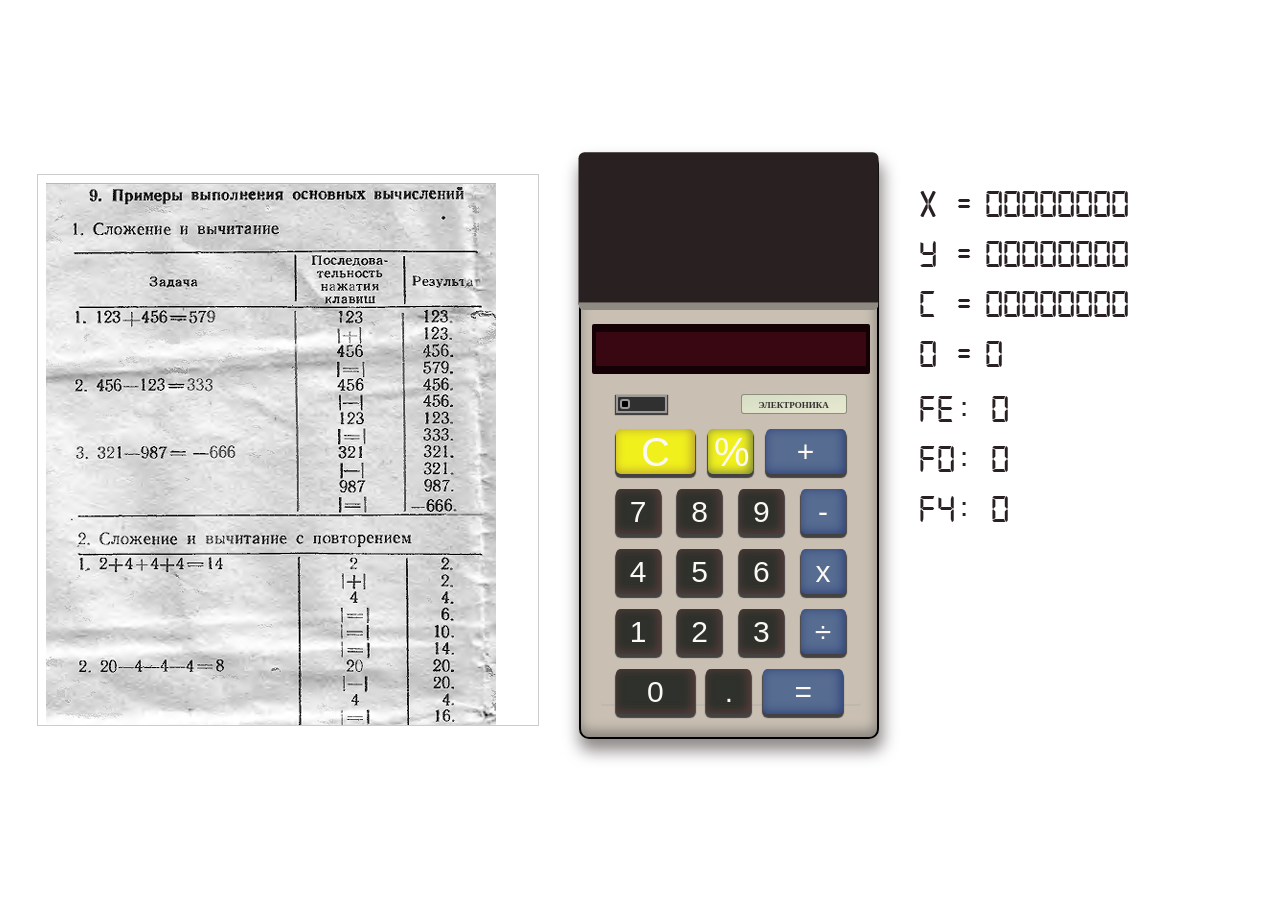
<file: index.html>
<!DOCTYPE html>
<html lang="en">
  <head>
    <meta charset="UTF-8" />
    <title>JavaScript Calculator</title>
    <meta charset="utf-8" />
    <meta http-equiv="X-UA-Compatible" content="IE=edge" />
    <meta name="viewport" content="width=device-width, initial-scale=1" />

    <meta name="author" content="Anton" />
    <meta name="keywords" content="Calculator JavaScript" />
    <meta name="description" content="Calculator project" />
    <link rel="stylesheet" href="./style.css" />
  </head>
  <body>
  
    
    <div class="calculator">
      
      <div class="calculator__body">
        <div class="iframe-container">
          <iframe src="./instr.html" frameborder="0" width="100%" height="500"></iframe>
        </div>
        <div id="myCalc">
          <div class="top"></div>
          
          <div class="screen-section">
            <div class="screen-holder">
              <div class="screen">
                <p class="screen-item digit">-</p>
                <p class="screen-item digit">8</p>
                <p class="screen-item dot">.</p>
                <p class="screen-item digit">8</p>
                <p class="screen-item dot">.</p>
                <p class="screen-item digit">8</p>
                <p class="screen-item dot">.</p>
                <p class="screen-item digit">8</p>
                <p class="screen-item dot">.</p>
                <p class="screen-item digit">8</p>
                <p class="screen-item dot">.</p>
                <p class="screen-item digit">8</p>
                <p class="screen-item dot">.</p>
                <p class="screen-item digit">8</p>
                <p class="screen-item dot">.</p>
                <p class="screen-item digit">8</p>
                <p class="screen-item dot">.</p>
              </div>
            </div>
          </div>
          <div class="border"></div>
          <div class="keyboard">
            <div class="switch-row">
              <div class="onoffswitch">
                <input
                  type="checkbox"
                  name="onoffswitch"
                  class="onoffswitch-checkbox"
                  id="myonoffswitch"
                />
                <label class="onoffswitch-label" for="myonoffswitch">
                  <span class="onoffswitch-inner"></span>
                  <span class="onoffswitch-switch"></span>
                </label>
              </div>
              <p id="label">ЭЛЕКТРОНИКА</p>
            </div>
	    <style>
  		.switch-row {
    			display: flex;
    			align-items: center;
  		}

  		#label {
    			margin-left: 74px; /* Отступ вправо */
  		}
	    </style>
            <div class="keys">
              <button id="clear" class="big-button" value="C">C</button>
              <button id= "perc" class="math-button" value="percent">&#37;</button>
              <button class="math-button big-button" value="+">+</button>
              <button value="7">7</button>
              <button value="8">8</button>
              <button value="9">9</button>
              <button class="math-button" value="-">-</button>
              <button value="4">4</button>
              <button value="5">5</button>
              <button value="6">6</button>
              <button class="math-button" value="x">x</button>
              <button value="1">1</button>
              <button value="2">2</button>
              <button value="3">3</button>
              <button class="math-button" value="/">&divide</button>
              <button class="big-button" value="0">0</button>
              <button id="dot-button" value=".">.</button>
              <button
                id="equal-button"
                class="math-button big-button"
                value="="
              >
                =
              </button>
            </div>
          </div>
        </div>
        
        <div class="registers-area">
          <div id="registers">
            <div class="register" id="register_x">
              <label>X =</label>
              <div class="register-display">
                <p class="register-digit">00000000</p>
              </div>
            </div>
            <div class="register" id="register_y">
              <label>Y =</label>
              <div class="register-display">
                <p class="register-digit">00000000</p>
              </div>
            </div>
            <div class="register" id="register_c">
              <label>C =</label>
              <div class="register-display">
                <p class="register-digit">00000000</p>
              </div>
            </div>
            <div class="register" id="register_operation">
              <label>0 = </label>
              <div class="register-display">
                <p class="register-digit">0</p>
              </div>
            </div>
          </div>

          <div id="flags">
            <div class="flag">
              <label>fE:</label>
              <span id="flag_overflow">0</span>
            </div>
            <div class="flag">
              <label>f0:</label>
              <span id="flag_change_operation">0</span>
            </div>
            <div class="flag">
              <label>f4:</label>
              <span id="flag_change_number">0</span>
            </div>
          </div>

        </div>
        
        
      </div>

      <!-- partial -->
      <script src="./script.js"></script>
    </div>
  </body>
</html>
</file>
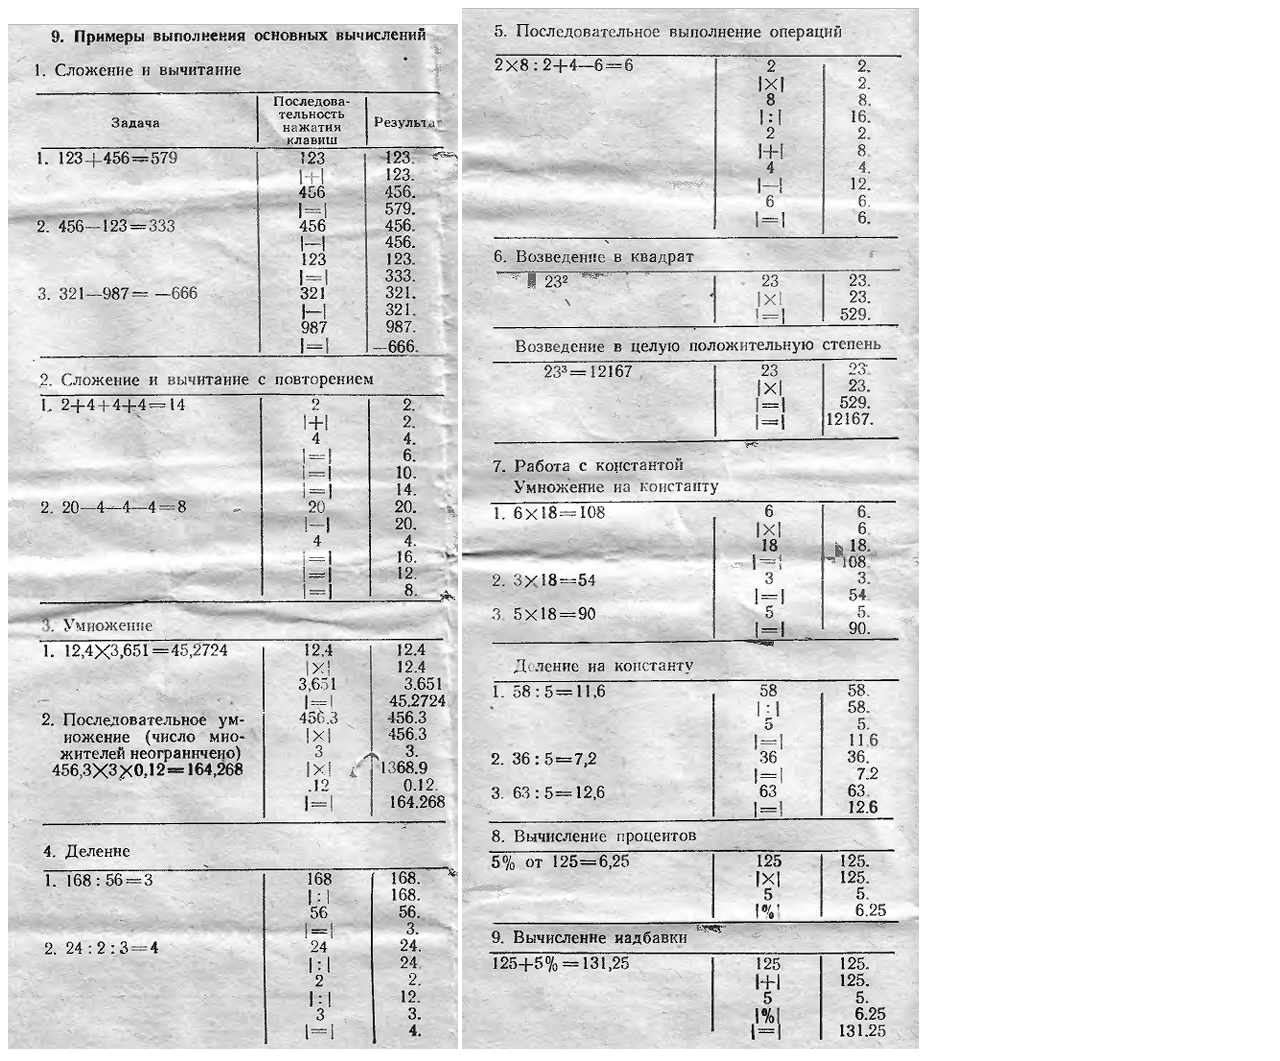
<file: instr.html>
<!DOCTYPE html>
<html lang="ru">
<img src="image1.png" alt="Описание изображения" />
<img src="image2.png" alt="Описание изображения" />
<style>
  .custom-image {
    width: 100px;
    height: auto; /* Сохраняет пропорции изображения */
    border: 2px solid black;
    border-radius: 10px;
  }
</style>
</html>
</file>
<file: style.css>
@font-face {
  font-family: digital;
  src: url("./digital.ttf");
}

html {
  height: 100%;
}
body {
  height: 100%;

  margin: 0;

  
  background-color: #ffffff;
    background-size: 100% 1.2em;
}

.calculator {
  width: 100%;
  height: 100%;

  display: flex;
  align-items: center;
  justify-content: center;
}

.calculator__body {
  display: flex;
  justify-content: center;

  gap: 40px;

  position: relative;

  background-color: #ffffff;

}

#myCalc {
  width: 300px;
  height: 585px;
  background-color: #c9c0b3;
  padding: 20px 20px 0 20px;
  box-sizing: border-box;
  border-radius: 10px;
  border: 2px solid #000000;
  box-shadow: 2px 10px 15px 2px rgba(35, 24, 24, 0.5),
    inset -1px -6px 12px 0.1px #89847e;
}
.top {
  height: 150px;
  width: 300px;
  background-color: #292121;
  border-bottom: solid 8px #8f8b83;
  transform: translate(-7.5%, -15%);
  border-radius: 6px;
  position: relative;
}
.screen-section {
  height: 50px;
  width: 260px;
  background-color: #c9c0b3;
  transform: translate(0%, -20%);
  border-radius: 6px;
  position: relative;
}

.screen {
  background-color: #380712;
  border-bottom: solid 8px #140105;
  border-top: solid 8px #140105;
  border-right: solid 4px #140105;
  border-left: solid 4px #140105;
  width: 270px;
  margin: auto;
  position: absolute;
  top: 50%;
  left: 50%;
  transform: translate(-50%, -50%);
  border-radius: 2px;
  text-align: center;
}
.screen-item {
  color: #de0432;
  font-size: 34px;
  font-family: digital;
  display: inline;
  width: 20px;
  text-align: right;
  opacity: 0;
  text-shadow: 0 0 1px rgba(87, 47, 47, 0.6);
}
.dot {
  margin-left: -5px;
  margin-right: -10px;
}

.keyboard {
  height: 320px;
  width: 260px;
  background-color: #c9c0b3;
  position: absolute;
  border-radius: 2px;
  box-shadow: 0 2px rgba(150, 150, 150, 0.2);
}
/*/----------------------keyboard---------------------/*/
.keys {
  padding: 15px;
  text-align: justify;
  /*	text-align-last: justify;*/
}
.register-container {
  position: absolute;
  top: 50px;
  left: 300px;
  display: flex;
}

.register-window {
  background-color: #f0f0f0;
  border: 1px solid #ccc;
  padding: 10px;
  margin-right: 20px;
  width: 200px;
  height: 100px;
  overflow-y: auto;
}

.register-window h3 {
  margin-top: 0;
}
/*/ text-align-last property doesn't work on android default browser so I use margin-left to align last row of buttons   /*/
#equal-button {
  margin-left: 8px;
}
#dot-button {
  margin-left: 7px;
}

#myCalc button {
  display: inline-block;
  margin-bottom: 15px;
  width: 45px;
  height: 45px;
  font-size: 30px;
  color: #fcf9f5;
  background-color: rgb(47, 49, 44);
  border: none;
  outline: none;
  border-radius: 5px;
  cursor: pointer;
  text-align: center;
  text-align-last: center;
  text-decoration: none;
  box-shadow: 0px 3px 1px 1px #444141,
    inset -2px -1px 10px 1px rgba(129, 76, 76, 0.5);
}
#myCalc button:active,
#myCalc .math-button:active {
  transform: translateY(2px);
  /*  box-shadow: none;*/
  box-shadow: 0px 1px 0 0 #514d4d,
    inset -2px -1px 5px 0px rgba(129, 76, 76, 0.5);
}
#myCalc .big-button {
  width: 79.9px;
}
#myCalc .math-button {
  background-color: rgb(87, 108, 145);
  box-shadow: 0px 3px 1px 1px #444141,
    inset -2px -1px 10px 1px rgba(10, 30, 99, 0.5);
}
#myCalc #clear {
  font-size: 40px;
  vertical-align: bottom;
  background-color: rgb(240, 240, 29);
}
#myCalc #perc {
  font-size: 40px;
  vertical-align: bottom;
  background-color: rgb(240, 240, 29);
}
/*/------------------ON-OFF switch---------------/*/
.switch-row {
  margin-top: 10px;
  margin-left: 15px;
}
#label {
  color: #333;
  background: linear-gradient(to top left, #e9e8d1, #d5dec4);
  text-transform: uppercase;
  font-family: serif;
  font-size: 9px;
  display: inline-block;
  margin: 0 0 0 22px;
  padding: 5px 17px 3px 17px;
  border-radius: 3px;
  font-weight: bold;
  text-shadow: 0px 0px 1px rgba(204, 202, 181, 0.7);
  border: solid 1px #0d0d0e66;
}
#label a,
#label a:active,
#label a:visited {
  color: #333;
  text-decoration: none !important;
}
.onoffswitch {
  float: left;
  box-shadow: 0px 1px 1px 1px #444141,
    inset -2px -1px 10px 1px rgba(129, 76, 76, 0.5);
  position: relative;
  width: 51px;
  -webkit-user-select: none;
  -moz-user-select: none;
  -ms-user-select: none;
}
.onoffswitch-checkbox {
  display: none;
}
.onoffswitch-label {
  display: block;
  overflow: hidden;
  cursor: pointer;
  border: 2px solid #999999;
  border-radius: 3px;
}
.onoffswitch-inner {
  display: block;
  width: 200%;
  margin-left: -100%;
  transition: margin 0.3s ease-in 0s;
}
.onoffswitch-inner:before,
.onoffswitch-inner:after {
  display: block;
  float: left;
  width: 50%;
  height: 14px;
  padding: 0;
  line-height: 14px;
  font-size: 10px;
  color: white;
  font-family: Trebuchet, Arial, sans-serif;
  font-weight: bold;
  box-sizing: border-box;
}
.onoffswitch-inner:before {
  content: " ";
  padding-left: 5px;
  background-color: #303030;
  color: #ffffff;
}
.onoffswitch-inner:after {
  content: " ";
  padding-right: 5px;
  background-color: #303030;
  color: #ffffff;
  text-align: right;
}
.onoffswitch-switch {
  display: block;
  width: 6px;
  margin: 4px;
  background: #000000;
  position: absolute;
  top: 0;
  bottom: 0;
  right: 33px;
  border: 2px solid #999999;
  border-radius: 3px;
  transition: all 0.3s ease-in 0s;
}
.onoffswitch-checkbox:checked + .onoffswitch-label .onoffswitch-inner {
  margin-left: 0;
}
.onoffswitch-checkbox:checked + .onoffswitch-label .onoffswitch-switch {
  right: 0px;
}

.registers-area {
  display: flex;
  flex-direction: column;
  gap: 15px;

  padding-top: 30px;
  padding-bottom: 30px;
  padding-right: 15px;
}

#registers {
  width: 310px;

  display: flex;
  flex-direction: column;
  gap: 10px;
}

.register {
  display: flex;
  align-items: center;
  gap: 10px;

  font-family: digital;
}

.register label {
  font-size: 40px;
  color: #292121;
}

.register-display p {
  font-size: 40px;
  color: #292121;
}

.register-digit {
  margin: 0 2px;
}

#flags {
  display: flex;
  flex-direction: column;
  gap: 10px;

  font-family: digital;
}

.flag {
  font-size: 40px;
  color: #292121;
}

.iframe-container {
  width: 500px; /* Ширина контейнера */
  height: 550px; /* Высота контейнера */
  border: 1px solid #ccc; /* Параметры рамки */
  margin: 20px auto; /* Отступы и центрирование */
}

.iframe-container iframe {
  width: 100%; /* Ширина iframe равна ширине контейнера */
  height: 100%; /* Высота iframe равна высоте контейнера */
  border: none; /* Убираем границу iframe */
}
</file>
